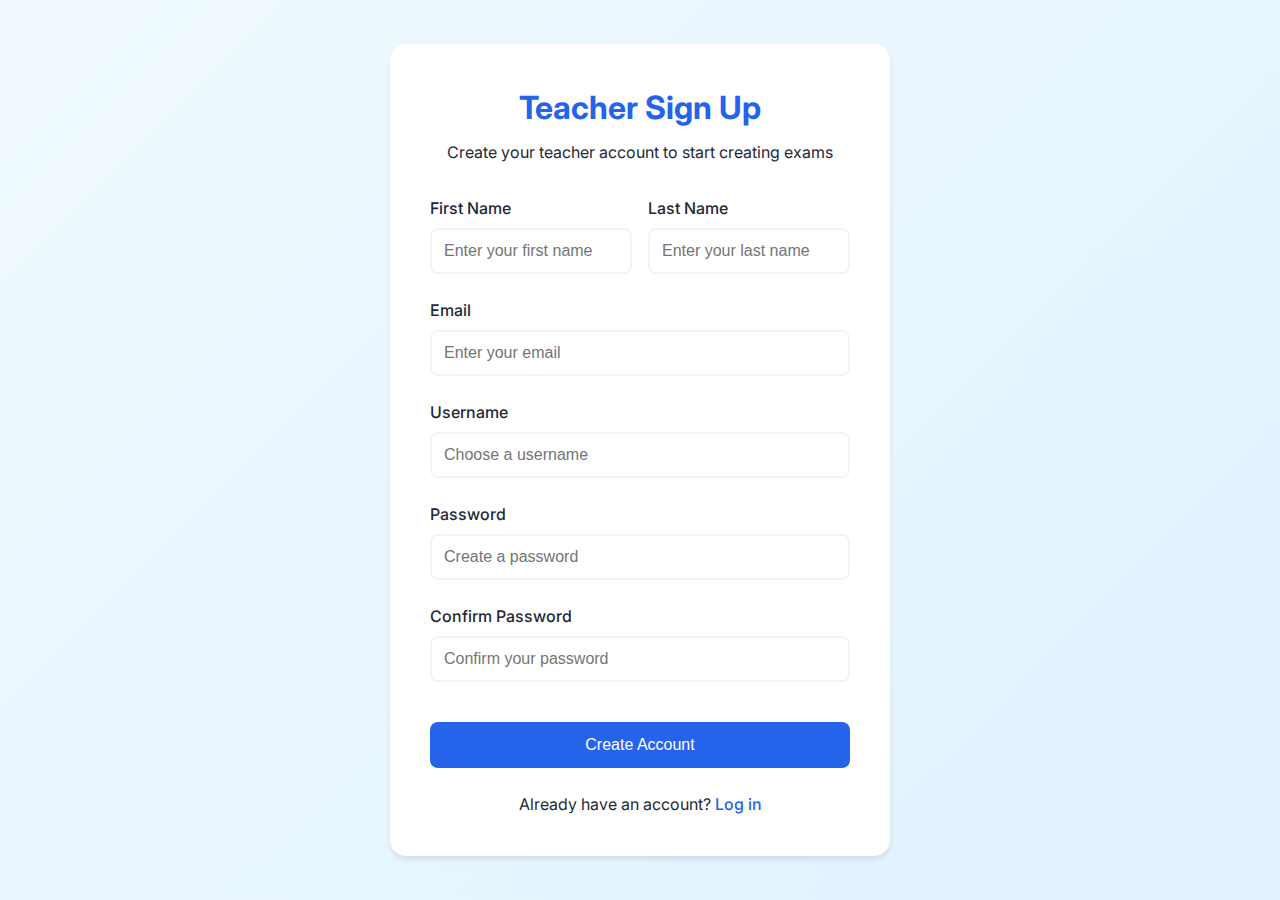
<file: teacher-signup.html>
<!DOCTYPE html>
<html lang="en">

<head>
    <meta charset="UTF-8">
    <meta name="viewport" content="width=device-width, initial-scale=1.0">
    <title>Teacher Sign Up - TakeExam</title>
    <link rel="stylesheet" href="css/style.css">
    <link rel="stylesheet" href="css/animations.css">
    <link href="https://fonts.googleapis.com/css2?family=Inter:wght@400;500;600;700&display=swap" rel="stylesheet">
    <style>
        .signup-container {
            min-height: 100vh;
            display: flex;
            align-items: center;
            justify-content: center;
            background: linear-gradient(135deg, #f0f9ff 0%, #e0f2fe 100%);
            padding: 2rem;
        }

        .signup-card {
            background: white;
            padding: 2.5rem;
            border-radius: 1rem;
            box-shadow: var(--shadow-md);
            width: 100%;
            max-width: 500px;
            animation: fadeInUp 0.8s ease;
        }

        .signup-header {
            text-align: center;
            margin-bottom: 2rem;
        }

        .signup-header h1 {
            color: var(--primary-color);
            font-size: 2rem;
            margin-bottom: 0.5rem;
        }

        .form-row {
            display: grid;
            grid-template-columns: 1fr 1fr;
            gap: 1rem;
        }

        .form-group {
            margin-bottom: 1.5rem;
        }

        .form-group label {
            display: block;
            margin-bottom: 0.5rem;
            color: var(--text-color);
            font-weight: 500;
        }

        .form-group input {
            width: 100%;
            padding: 0.75rem;
            border: 2px solid var(--gray-light);
            border-radius: 0.5rem;
            transition: border-color 0.3s ease;
            font-size: 1rem;
        }

        .form-group input:focus {
            outline: none;
            border-color: var(--primary-color);
        }

        .form-group input.error {
            border-color: #ef4444;
        }

        .error-message {
            color: #ef4444;
            font-size: 0.875rem;
            margin-top: 0.5rem;
            display: none;
        }

        .form-group input.error+.error-message {
            display: block;
        }

        .signup-btn {
            width: 100%;
            padding: 0.875rem;
            background: var(--primary-color);
            color: white;
            border: none;
            border-radius: 0.5rem;
            font-size: 1rem;
            font-weight: 500;
            cursor: pointer;
            transition: background-color 0.3s ease;
            margin-top: 1rem;
        }

        .signup-btn:hover {
            background-color: #1d4ed8;
        }

        .signup-btn:disabled {
            background-color: var(--gray-medium);
            cursor: not-allowed;
        }

        .login-link {
            text-align: center;
            margin-top: 1.5rem;
        }

        .login-link a {
            color: var(--primary-color);
            text-decoration: none;
            font-weight: 500;
        }

        .login-link a:hover {
            text-decoration: underline;
        }

        @media (max-width: 640px) {
            .form-row {
                grid-template-columns: 1fr;
            }
        }
    </style>
</head>

<body>
    <div class="signup-container">
        <div class="signup-card">
            <div class="signup-header">
                <h1>Teacher Sign Up</h1>
                <p>Create your teacher account to start creating exams</p>
            </div>

            <form id="teacherSignupForm" novalidate>
                <div class="form-row">
                    <div class="form-group">
                        <label for="firstName">First Name</label>
                        <input type="text" id="firstName" name="firstName" required placeholder="Enter your first name">
                        <div class="error-message">First name is required</div>
                    </div>

                    <div class="form-group">
                        <label for="lastName">Last Name</label>
                        <input type="text" id="lastName" name="lastName" required placeholder="Enter your last name">
                        <div class="error-message">Last name is required</div>
                    </div>
                </div>

                <div class="form-group">
                    <label for="email">Email</label>
                    <input type="email" id="email" name="email" required placeholder="Enter your email">
                    <div class="error-message">Please enter a valid email address</div>
                </div>

                <div class="form-group">
                    <label for="username">Username</label>
                    <input type="text" id="username" name="username" required placeholder="Choose a username">
                    <div class="error-message">Username is required</div>
                </div>

                <div class="form-group">
                    <label for="password">Password</label>
                    <input type="password" id="password" name="password" required placeholder="Create a password">
                    <div class="error-message">Password must be at least 6 characters</div>
                </div>

                <div class="form-group">
                    <label for="confirmPassword">Confirm Password</label>
                    <input type="password" id="confirmPassword" name="confirmPassword" required
                        placeholder="Confirm your password">
                    <div class="error-message">Passwords do not match</div>
                </div>

                <button type="submit" class="signup-btn">Create Account</button>

                <div class="login-link">
                    Already have an account? <a href="teacher-login.html">Log in</a>
                </div>
            </form>
        </div>
    </div>

    <script>
        document.addEventListener('DOMContentLoaded', () => {
            const form = document.getElementById('teacherSignupForm');
            const inputs = {
                firstName: document.getElementById('firstName'),
                lastName: document.getElementById('lastName'),
                email: document.getElementById('email'),
                username: document.getElementById('username'),
                password: document.getElementById('password'),
                confirmPassword: document.getElementById('confirmPassword')
            };

            const validateEmail = (email) => {
                return /^[^\s@]+@[^\s@]+\.[^\s@]+$/.test(email);
            };

            const validateInput = (input, validationFn) => {
                const isValid = validationFn(input.value);
                if (!isValid) {
                    input.classList.add('error');
                } else {
                    input.classList.remove('error');
                }
                return isValid;
            };

            // Real-time validation
            inputs.email.addEventListener('blur', () => {
                validateInput(inputs.email, validateEmail);
            });

            inputs.password.addEventListener('blur', () => {
                validateInput(inputs.password, (value) => value.length >= 6);
            });

            inputs.confirmPassword.addEventListener('blur', () => {
                validateInput(inputs.confirmPassword, (value) => value === inputs.password.value);
            });

            form.addEventListener('submit', (e) => {
                e.preventDefault();

                const validations = {
                    firstName: validateInput(inputs.firstName, value => value.length > 0),
                    lastName: validateInput(inputs.lastName, value => value.length > 0),
                    email: validateInput(inputs.email, validateEmail),
                    username: validateInput(inputs.username, value => value.length > 0),
                    password: validateInput(inputs.password, value => value.length >= 6),
                    confirmPassword: validateInput(inputs.confirmPassword, value => value === inputs.password.value)
                };

                if (Object.values(validations).every(Boolean)) {
                    const submitBtn = form.querySelector('button[type="submit"]');
                    submitBtn.disabled = true;
                    submitBtn.innerHTML = '<div class="loading-spinner"></div>';

                    // Store teacher info in localStorage
                    const teacherInfo = {
                        firstName: inputs.firstName.value,
                        lastName: inputs.lastName.value,
                        email: inputs.email.value,
                        username: inputs.username.value,
                        password: inputs.password.value
                    };

                    // Get existing teachers or initialize empty array
                    const existingTeachers = JSON.parse(localStorage.getItem('teachers') || '[]');
                    existingTeachers.push(teacherInfo);
                    localStorage.setItem('teachers', JSON.stringify(existingTeachers));

                    // Redirect to login page after successful signup
                    setTimeout(() => {
                        window.location.href = 'teacher-login.html';
                    }, 1500);
                }
            });
        });
    </script>
</body>

</html>
</file>
<file: css/style.css>
:root {
    --primary-color: #2563eb;
    --secondary-color: #f97316;
    --background-color: #ffffff;
    --text-color: #1f2937;
    --gray-light: #f3f4f6;
    --gray-medium: #9ca3af;
    --shadow-sm: 0 1px 2px 0 rgba(0, 0, 0, 0.05);
    --shadow-md: 0 4px 6px -1px rgba(0, 0, 0, 0.1);
}

* {
    margin: 0;
    padding: 0;
    box-sizing: border-box;
}

body {
    font-family: 'Inter', sans-serif;
    line-height: 1.5;
    color: var(--text-color);
}

/* Header Styles */
.header {
    position: fixed;
    top: 0;
    width: 100%;
    background: rgba(255, 255, 255, 0.95);
    backdrop-filter: blur(5px);
    z-index: 1000;
    box-shadow: var(--shadow-sm);
}

.nav-container {
    max-width: 1200px;
    margin: 0 auto;
    padding: 1rem 2rem;
    display: flex;
    justify-content: space-between;
    align-items: center;
}

.logo {
    font-size: 1.5rem;
    font-weight: 700;
    color: var(--primary-color);
}

.nav-links {
    display: flex;
    gap: 2rem;
    list-style: none;
}

.nav-links a {
    text-decoration: none;
    color: var(--text-color);
    font-weight: 500;
    transition: color 0.3s ease;
}

.nav-links a:hover {
    color: var(--primary-color);
}

.login-btn,
.signup-btn {
    padding: 0.5rem 1rem;
    border-radius: 0.375rem;
    transition: all 0.3s ease;
}

.login-btn {
    color: var(--primary-color);
}

.signup-btn {
    background-color: var(--primary-color);
    color: white !important;
}

.signup-btn:hover {
    background-color: #1d4ed8;
}

/* Hero Section */
.hero-section {
    min-height: 100vh;
    display: flex;
    align-items: center;
    justify-content: center;
    padding: 6rem 2rem 4rem;
    background: linear-gradient(135deg, #f0f9ff 0%, #e0f2fe 100%);
}

.hero-content {
    max-width: 1200px;
    text-align: center;
}

.hero-content h1 {
    font-size: 3.5rem;
    font-weight: 700;
    margin-bottom: 1.5rem;
    color: var(--text-color);
}

.hero-content p {
    font-size: 1.25rem;
    color: #4b5563;
    margin-bottom: 3rem;
}

.hero-stats {
    display: flex;
    justify-content: center;
    gap: 4rem;
    margin-bottom: 3rem;
}

.stat-card {
    display: flex;
    flex-direction: column;
    align-items: center;
}

.stat-number {
    font-size: 2.5rem;
    font-weight: 700;
    color: var(--primary-color);
}

.stat-label {
    color: #6b7280;
    font-size: 1rem;
}

/* Feature Section */
.features-section {
    padding: 6rem 2rem;
    background-color: var(--gray-light);
}

.features-section h2 {
    text-align: center;
    font-size: 2.5rem;
    margin-bottom: 3rem;
}

.feature-cards {
    display: grid;
    grid-template-columns: repeat(auto-fit, minmax(300px, 1fr));
    gap: 2rem;
    max-width: 1200px;
    margin: 0 auto;
}

.feature-card {
    background: white;
    padding: 2rem;
    border-radius: 0.5rem;
    box-shadow: var(--shadow-md);
    transition: transform 0.3s ease;
}

.feature-card:hover {
    transform: translateY(-5px);
}

.feature-icon {
    font-size: 2rem;
    margin-bottom: 1rem;
    display: block;
}

.feature-card h3 {
    font-size: 1.25rem;
    margin-bottom: 1rem;
}

/* Buttons */
.cta-buttons {
    display: flex;
    gap: 1rem;
    justify-content: center;
}

.primary-btn,
.secondary-btn {
    padding: 0.75rem 1.5rem;
    border-radius: 0.375rem;
    font-weight: 500;
    cursor: pointer;
    transition: all 0.3s ease;
    border: none;
}

.primary-btn {
    background-color: var(--primary-color);
    color: white;
}

.primary-btn:hover {
    background-color: #1d4ed8;
}

.secondary-btn {
    background-color: white;
    color: var(--primary-color);
    border: 1px solid var(--primary-color);
}

.secondary-btn:hover {
    background-color: #f0f9ff;
}

/* Footer */
.footer {
    background-color: #1f2937;
    color: white;
    padding: 4rem 2rem 2rem;
}

.footer-content {
    max-width: 1200px;
    margin: 0 auto;
    display: grid;
    grid-template-columns: repeat(auto-fit, minmax(250px, 1fr));
    gap: 2rem;
}

.footer-section h4 {
    font-size: 1.25rem;
    margin-bottom: 1rem;
}

.footer-section ul {
    list-style: none;
}

.footer-section a {
    color: var(--gray-medium);
    text-decoration: none;
    transition: color 0.3s ease;
}

.footer-section a:hover {
    color: white;
}

.footer-bottom {
    max-width: 1200px;
    margin: 2rem auto 0;
    padding-top: 2rem;
    border-top: 1px solid #374151;
    text-align: center;
    color: var(--gray-medium);
}

/* Responsive Design */
@media (max-width: 768px) {
    .nav-links {
        display: none;
    }

    .hero-content h1 {
        font-size: 2.5rem;
    }

    .hero-stats {
        flex-direction: column;
        gap: 2rem;
    }

    .feature-cards {
        grid-template-columns: 1fr;
    }
}
</file>
<file: css/animations.css>
/* Hover Effects */
.feature-card {
    transition: transform 0.3s ease, box-shadow 0.3s ease;
}

.feature-card:hover {
    transform: translateY(-5px);
    box-shadow: 0 10px 15px -3px rgba(0, 0, 0, 0.1);
}

/* Button Animations */
.primary-btn,
.secondary-btn {
    position: relative;
    overflow: hidden;
}

.primary-btn::after,
.secondary-btn::after {
    content: '';
    position: absolute;
    top: 50%;
    left: 50%;
    width: 0;
    height: 0;
    background: rgba(255, 255, 255, 0.2);
    border-radius: 50%;
    transform: translate(-50%, -50%);
    transition: width 0.6s ease, height 0.6s ease;
}

.primary-btn:active::after,
.secondary-btn:active::after {
    width: 300px;
    height: 300px;
}

/* Stat Counter Animation */
@keyframes countUp {
    from {
        transform: translateY(20px);
        opacity: 0;
    }

    to {
        transform: translateY(0);
        opacity: 1;
    }
}

.stat-number {
    animation: countUp 1s ease-out forwards;
}

/* Smooth Scroll Behavior */
html {
    scroll-behavior: smooth;
}

/* Navigation Link Hover Effect */
.nav-links a::after {
    content: '';
    display: block;
    width: 0;
    height: 2px;
    background: var(--primary-color);
    transition: width 0.3s ease;
}

.nav-links a:hover::after {
    width: 100%;
}

/* Feature Icon Bounce */
@keyframes iconBounce {

    0%,
    100% {
        transform: translateY(0);
    }

    50% {
        transform: translateY(-10px);
    }
}

.feature-icon:hover {
    animation: iconBounce 0.5s ease infinite;
}

/* Page Load Animations */
.hero-content>* {
    opacity: 0;
    transform: translateY(20px);
    animation: fadeInUp 0.8s ease forwards;
}

@keyframes fadeInUp {
    to {
        opacity: 1;
        transform: translateY(0);
    }
}

.hero-content h1 {
    animation-delay: 0.2s;
}

.hero-content p {
    animation-delay: 0.4s;
}

.hero-stats {
    animation-delay: 0.6s;
}

.cta-buttons {
    animation-delay: 0.8s;
}

/* Feature Card Stagger Animation */
.feature-card {
    opacity: 0;
    transform: translateY(20px);
    animation: fadeInUp 0.8s ease forwards;
}

.feature-card:nth-child(1) {
    animation-delay: 0.2s;
}

.feature-card:nth-child(2) {
    animation-delay: 0.4s;
}

.feature-card:nth-child(3) {
    animation-delay: 0.6s;
}

/* Loading Spinner */
@keyframes spin {
    to {
        transform: rotate(360deg);
    }
}

.loading-spinner {
    width: 2rem;
    height: 2rem;
    border: 3px solid var(--gray-light);
    border-top-color: var(--primary-color);
    border-radius: 50%;
    animation: spin 1s linear infinite;
}

/* Glassmorphism Effect */
.glass-effect {
    background: rgba(255, 255, 255, 0.1);
    backdrop-filter: blur(10px);
    border: 1px solid rgba(255, 255, 255, 0.2);
    box-shadow: 0 8px 32px 0 rgba(31, 38, 135, 0.37);
}
</file>
